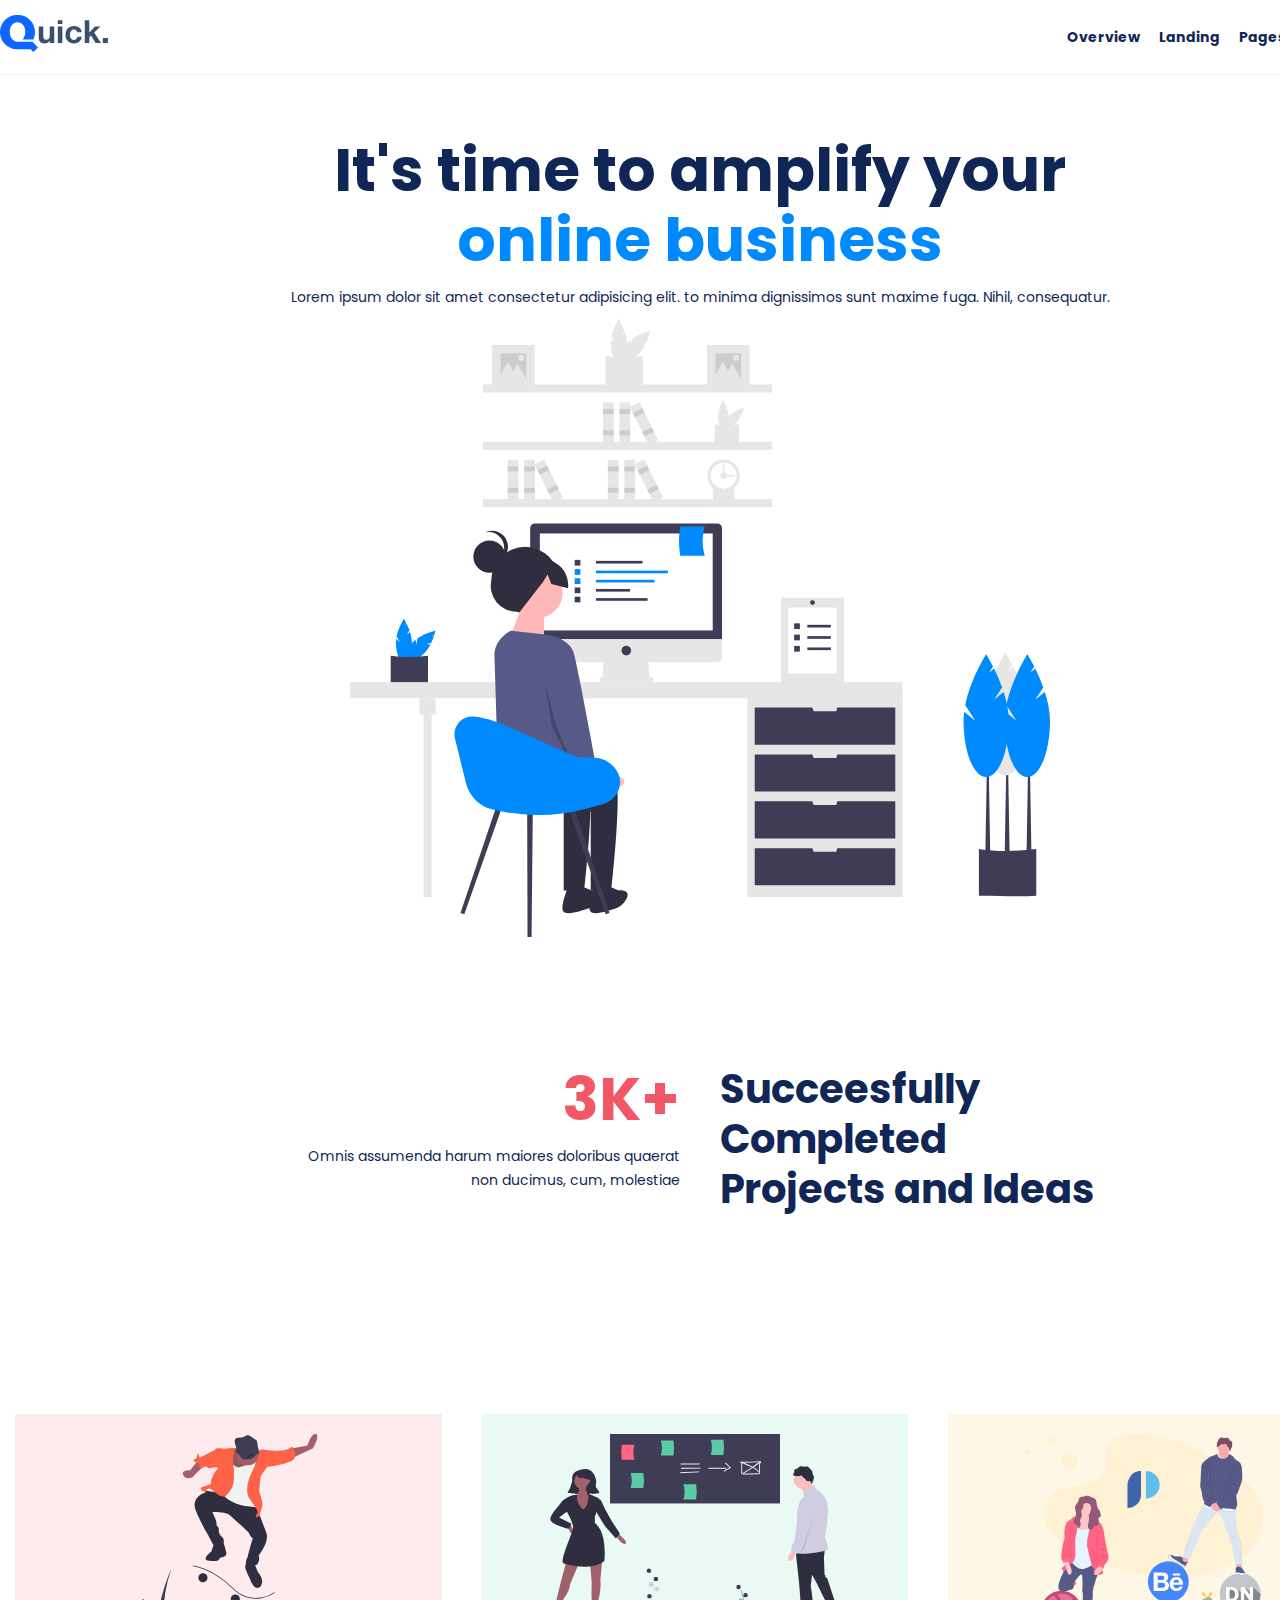
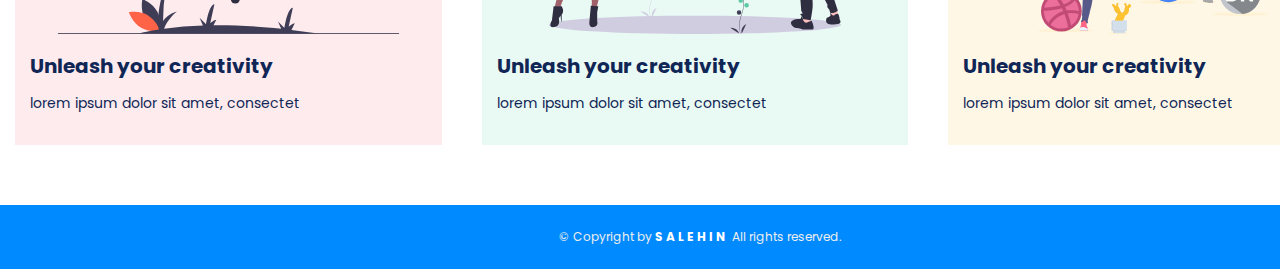
<file: index.html>
<!DOCTYPE html>
<html lang="en">
<head>
    <meta charset="UTF-8">
    <meta http-equiv="X-UA-Compatible" content="IE=edge">
    <meta name="viewport" content="width=device-width, initial-scale=1.0">
    <title>Quick</title>
    <link rel="stylesheet" href="CSS/style.css">
    <link href="https://fonts.googleapis.com/css2?family=Poppins:wght@200;300;400;700;900&display=swap" rel="stylesheet">
</head>
<body>
  <header class="header">
<div class="container">
    <div class="row">
        <div class="col-6">
            <a href="index.html">
                <img src="IMG/logo.svg"> 
            </a>
        </div>
        <div class="col-6">
            <ul class ="menu"> 
                <li> 
                    <a href="overview.html"> Overview</a> 
                </li>
                <li> 
                    <a href="landing.html"> Landing</a> 
                </li>
                <li> 
                    <a href="pages.html"> Pages</a> 
                </li>
                <li> 
                    <a href="apps.html"> Apps</a>  
                </li>
                <li> 
                    <a href="docs.html"> Docs</a>   
                </li>
            
            </ul>
        </div>
    
    </div>
</div>
  </header>
    

<section class="online-section">
<div class="container">
    <div class="row">
        <div class="col-12">
            <h1> It's time to amplify your<br> <span>online business </span></h1>
            <p>Lorem ipsum dolor sit amet consectetur adipisicing elit. to minima dignissimos sunt maxime fuga. Nihil, consequatur.</p>
        <img src="IMG/illustration-1.svg" alt="" width="700px">
        </div>
    </div>
</div>

</section>

<section class="success-section"> 
<div class="container">
    <div class="row">
        <div class="col-6">
            <h1 class="title">3K+</h1>
            <p class="description">Omnis assumenda harum maiores doloribus quaerat <br>non ducimus, cum, molestiae</p>
        </div>
        <div class="col-6">
            <h1 class="right-title">Succeesfully <br> Completed <br> Projects and Ideas</h1>
        </div>
    </div>
</div>

</section>

<section class="feature-section">
<div class="container">
    <div class="row">
        <div class="col-4">
            <div class="inner-feature left">
                <img src="IMG/illustration-5.svg" alt="">
                <h5>Unleash your creativity</h5>
                <p>lorem ipsum dolor sit amet, consectet</p>
            </div>
        </div>
        <div class="col-4">
            <div class="inner-feature middle">
                <img src="IMG/illustration-6.svg" alt="">
                <h5>Unleash your creativity</h5>
                <p>lorem ipsum dolor sit amet, consectet</p>
            </div>
        </div>  <div class="col-4">
            <div class="inner-feature right">
                <img src="IMG/illustration-7.svg" alt="">
                <h5>Unleash your creativity</h5>
                <p>lorem ipsum dolor sit amet, consectet</p>
            </div>
        </div>
    </div>
</div>
</section>

<footer class="footer-section">
    <div class="container">
        <div class="row">
            <div class="col-12">
                <p>&copy; Copyright by <a href="#">Salehin</a> All rights reserved.</p>
            </div>
        </div>
    </div>
</footer>


</body>
</html>
</file>
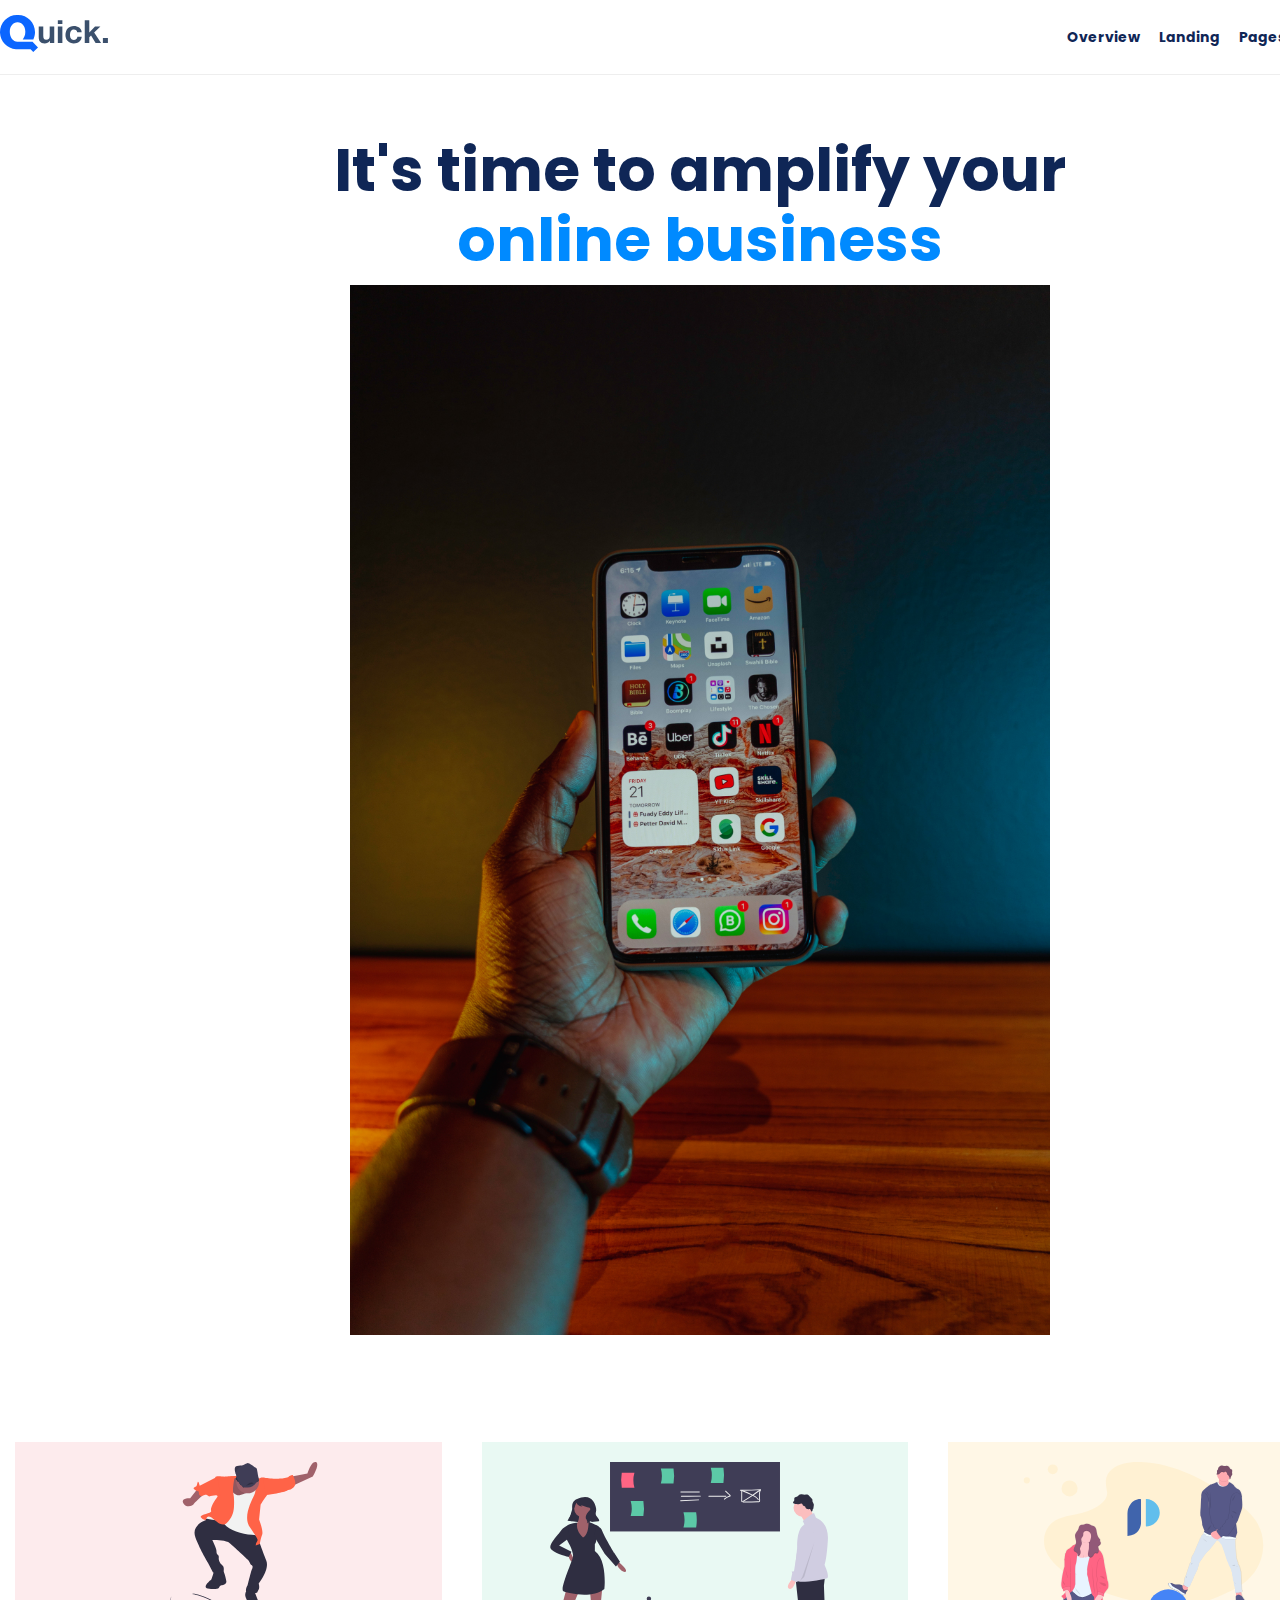
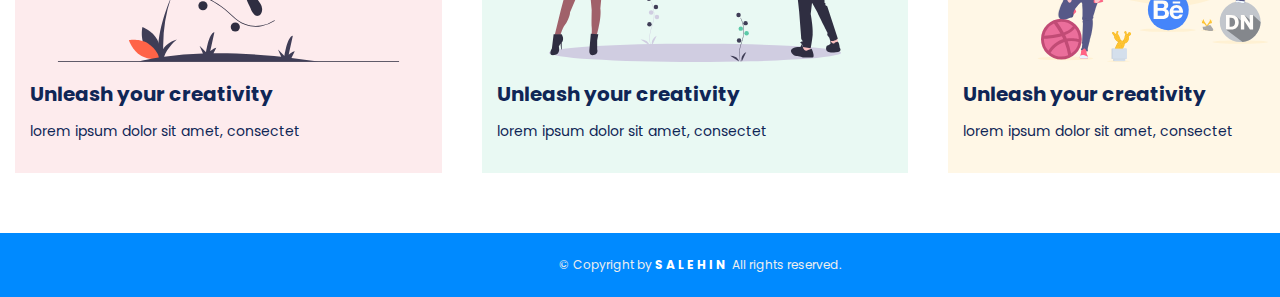
<file: apps.html>
<!DOCTYPE html>
<html lang="en">
<head>
    <meta charset="UTF-8">
    <meta http-equiv="X-UA-Compatible" content="IE=edge">
    <meta name="viewport" content="width=device-width, initial-scale=1.0">
    <title>Quick</title>
    <link rel="stylesheet" href="CSS/style.css">
    <link href="https://fonts.googleapis.com/css2?family=Poppins:wght@200;300;400;700;900&display=swap" rel="stylesheet">
</head>
<body>
  <header class="header">
<div class="container">
    <div class="row">
        <div class="col-6">
            <a href="index.html">
                <img src="IMG/logo.svg"> 
            </a>
        </div>
        <div class="col-6">
            <ul class ="menu"> 
                <li> 
                    <a href="overview.html"> Overview</a> 
                </li>
                <li> 
                    <a href="landing.html"> Landing</a> 
                </li>
                <li> 
                    <a href="pages.html"> Pages</a> 
                </li>
                <li> 
                    <a href="apps.html"> Apps</a>  
                </li>
                <li> 
                    <a href="docs.html"> Docs</a>    
                </li>
            
            </ul>
        </div>
    
    </div>
</div>
  </header>
    

<section class="online-section">
<div class="container">
    <div class="row">
        <div class="col-12">
            <h1> It's time to amplify your<br> <span>online business </span></h1>
            
        <img src="IMG/apps.jpg" alt="" width="700px">
        </div>
    </div>
</div>

</section>

<!-- <section class="success-section"> 
<div class="container">
    <div class="row">
        <div class="col-6">
            <h1 class="title">3K+</h1>
            <p class="description">Omnis assumenda harum maiores doloribus quaerat <br>non ducimus, cum, molestiae</p>
        </div>
        <div class="col-6">
            <h1 class="right-title">Succeesfully <br> Completed <br> Projects and Ideas</h1>
        </div>
    </div>
</div>

</section> -->

<section class="feature-section">
<div class="container">
    <div class="row">
        <div class="col-4">
            <div class="inner-feature left">
                <img src="IMG/illustration-5.svg" alt="">
                <h5>Unleash your creativity</h5>
                <p>lorem ipsum dolor sit amet, consectet</p>
            </div>
        </div>
        <div class="col-4">
            <div class="inner-feature middle">
                <img src="IMG/illustration-6.svg" alt="">
                <h5>Unleash your creativity</h5>
                <p>lorem ipsum dolor sit amet, consectet</p>
            </div>
        </div>  <div class="col-4">
            <div class="inner-feature right">
                <img src="IMG/illustration-7.svg" alt="">
                <h5>Unleash your creativity</h5>
                <p>lorem ipsum dolor sit amet, consectet</p>
            </div>
        </div>
    </div>
</div>
</section>

<footer class="footer-section">
    <div class="container">
        <div class="row">
            <div class="col-12">
                <p>&copy; Copyright by <a href="#">Salehin</a> All rights reserved.</p>
            </div>
        </div>
    </div>
</footer>


</body>
</html>
</file>
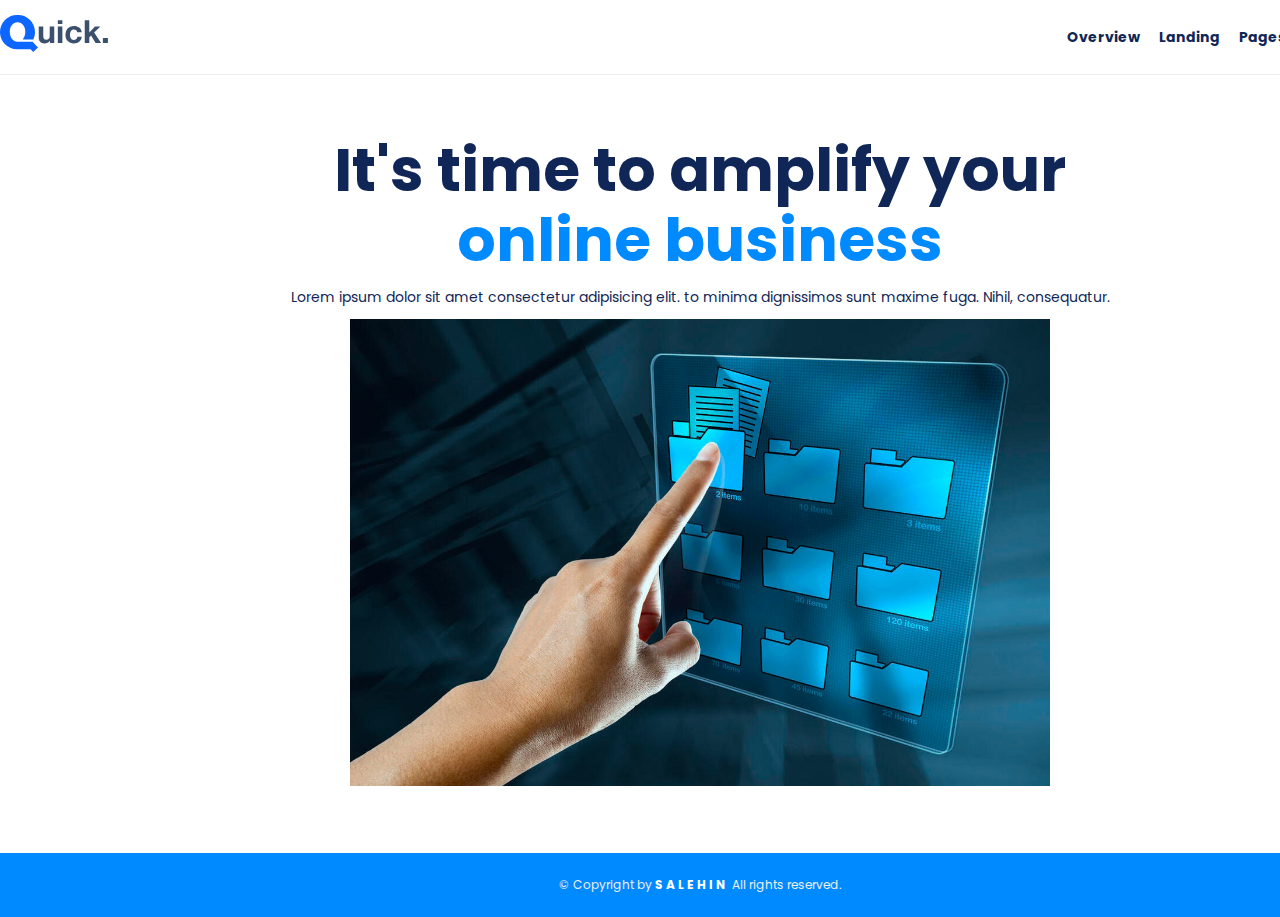
<file: docs.html>
<!DOCTYPE html>
<html lang="en">
<head>
    <meta charset="UTF-8">
    <meta http-equiv="X-UA-Compatible" content="IE=edge">
    <meta name="viewport" content="width=device-width, initial-scale=1.0">
    <title>Quick</title>
    <link rel="stylesheet" href="CSS/style.css">
    <link href="https://fonts.googleapis.com/css2?family=Poppins:wght@200;300;400;700;900&display=swap" rel="stylesheet">
</head>
<body>
  <header class="header">
<div class="container">
    <div class="row">
        <div class="col-6">
            <a href="index.html">
                <img src="IMG/logo.svg"> 
            </a>
        </div>
        <div class="col-6">
            <ul class ="menu"> 
                <li> 
                    <a href="overview.html"> Overview</a> 
                </li>
                <li> 
                    <a href="landing.html"> Landing</a> 
                </li>
                <li> 
                    <a href="pages.html"> Pages</a> 
                </li>
                <li> 
                    <a href="apps.html"> Apps</a>  
                </li>
                <li> 
                    <a href="docs.html"> Docs</a>   
                </li>
            
            </ul>
        </div>
    
    </div>
</div>
  </header>
    

<section class="online-section">
<div class="container">
    <div class="row">
        <div class="col-12">
            <h1> It's time to amplify your<br> <span>online business </span></h1>
            <p>Lorem ipsum dolor sit amet consectetur adipisicing elit. to minima dignissimos sunt maxime fuga. Nihil, consequatur.</p>
        <img src="IMG/docs.jpg" alt="" width="700px">
        </div>
    </div>
</div>

</section>

<!-- <section class="success-section"> 
<div class="container">
    <div class="row">
        <div class="col-6">
            <h1 class="title">3K+</h1>
            <p class="description">Omnis assumenda harum maiores doloribus quaerat <br>non ducimus, cum, molestiae</p>
        </div>
        <div class="col-6">
            <h1 class="right-title">Succeesfully <br> Completed <br> Projects and Ideas</h1>
        </div>
    </div>
</div>

</section> -->

<!-- <section class="feature-section">
<div class="container">
    <div class="row">
        <div class="col-4">
            <div class="inner-feature left">
                <img src="IMG/illustration-5.svg" alt="">
                <h5>Unleash your creativity</h5>
                <p>lorem ipsum dolor sit amet, consectet</p>
            </div>
        </div>
        <div class="col-4">
            <div class="inner-feature middle">
                <img src="IMG/illustration-6.svg" alt="">
                <h5>Unleash your creativity</h5>
                <p>lorem ipsum dolor sit amet, consectet</p>
            </div>
        </div>  <div class="col-4">
            <div class="inner-feature right">
                <img src="IMG/illustration-7.svg" alt="">
                <h5>Unleash your creativity</h5>
                <p>lorem ipsum dolor sit amet, consectet</p>
            </div>
        </div>
    </div>
</div>
</section> -->

<footer class="footer-section">
    <div class="container">
        <div class="row">
            <div class="col-12">
                <p>&copy; Copyright by <a href="#">Salehin</a> All rights reserved.</p>
            </div>
        </div>
    </div>
</footer>


</body>
</html>
</file>
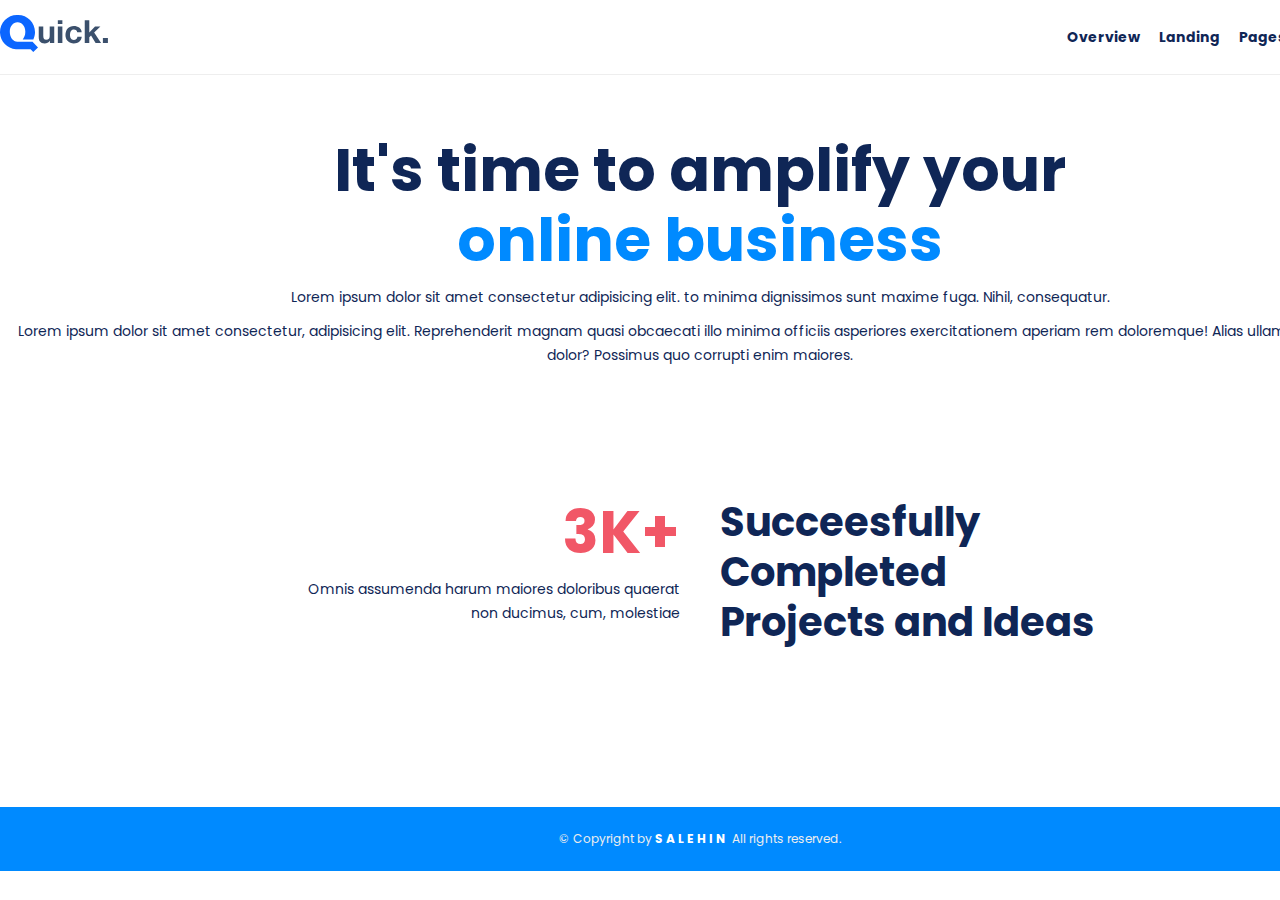
<file: landing.html>
<!DOCTYPE html>
<html lang="en">
<head>
    <meta charset="UTF-8">
    <meta http-equiv="X-UA-Compatible" content="IE=edge">
    <meta name="viewport" content="width=device-width, initial-scale=1.0">
    <title>Quick | Landing</title>
    <link rel="stylesheet" href="CSS/style.css">
    <link href="https://fonts.googleapis.com/css2?family=Poppins:wght@200;300;400;700;900&display=swap" rel="stylesheet">
</head>
<body>
  <header class="header">
<div class="container">
    <div class="row">
        <div class="col-6">
            <a href="index.html">
                <img src="IMG/logo.svg"> 
            </a>
        </div>
        <div class="col-6">
            <ul class ="menu"> 
                <li> 
                    <a href="overview.html"> Overview</a> 
                </li>
                <li> 
                    <a href="landing.html"> Landing</a> 
                </li>
                <li> 
                    <a href="pages.html"> Pages</a> 
                </li>
                <li> 
                    <a href="apps.html"> Apps</a> 
                </li>
                <li> 
                    <a href="docs.html"> Docs</a>    
                </li>
            
            </ul>
        </div>
    
    </div>
</div>
  </header>
    

<section class="online-section">
<div class="container">
    <div class="row">
        <div class="col-12">
            <h1> It's time to amplify your<br> <span>online business </span></h1>
            <p>Lorem ipsum dolor sit amet consectetur adipisicing elit. to minima dignissimos sunt maxime fuga. Nihil, consequatur.</p>
            <p>Lorem ipsum dolor sit amet consectetur, adipisicing elit. Reprehenderit magnam quasi obcaecati illo minima officiis asperiores exercitationem aperiam rem doloremque! Alias ullam corrupti fugit dolor? Possimus quo corrupti enim maiores.</p>
        </div>
    </div>
</div>

</section>

<section class="success-section"> 
<div class="container">
    <div class="row">
        <div class="col-6">
            <h1 class="title">3K+</h1>
            <p class="description">Omnis assumenda harum maiores doloribus quaerat <br>non ducimus, cum, molestiae</p>
        </div>
        <div class="col-6">
            <h1 class="right-title">Succeesfully <br> Completed <br> Projects and Ideas</h1>
        </div>
    </div>
</div>

</section>


<footer class="footer-section">
    <div class="container">
        <div class="row">
            <div class="col-12">
                <p>&copy; Copyright by <a href="#">Salehin</a> All rights reserved.</p>
            </div>
        </div>
    </div>
</footer>


</body>
</html>
</file>
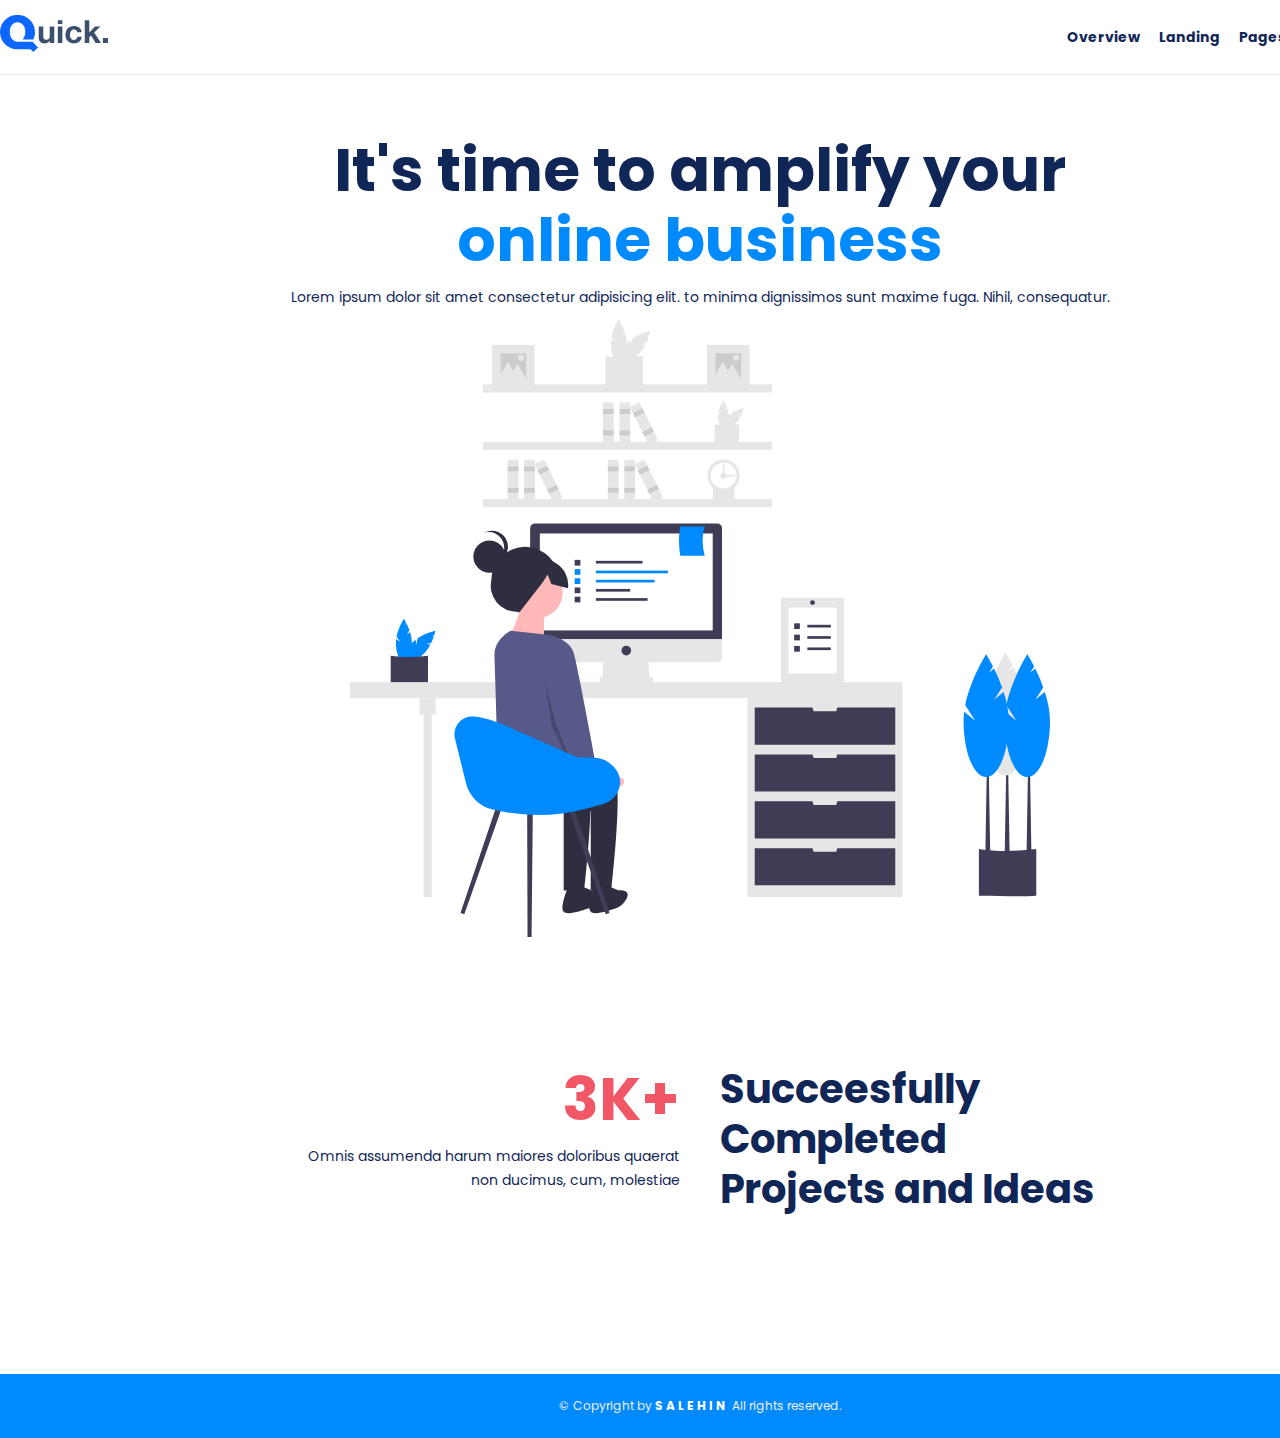
<file: overview.html>
<!DOCTYPE html>
<html lang="en">
<head>
    <meta charset="UTF-8">
    <meta http-equiv="X-UA-Compatible" content="IE=edge">
    <meta name="viewport" content="width=device-width, initial-scale=1.0">
    <title>Quick</title>
    <link rel="stylesheet" href="CSS/style.css">
    <link href="https://fonts.googleapis.com/css2?family=Poppins:wght@200;300;400;700;900&display=swap" rel="stylesheet">
</head>
<body>
  <header class="header">
<div class="container">
    <div class="row">
        <div class="col-6">
            <a href="index.html">
                <img src="IMG/logo.svg"> 
            </a>
        </div>
        <div class="col-6">
            <ul class ="menu"> 
                <li> 
                    <a href="overview.html"> Overview</a> 
                </li>
                <li> 
                    <a href="landing.html"> Landing</a> 
                </li>
                <li> 
                    <a href="pages.html"> Pages</a> 
                </li>
                <li> 
                    <a href="apps.html"> Apps</a>  
                </li>
                <li> 
                    <a href="docs.html"> Docs</a>   
                </li>
            
            </ul>
        </div>
    
    </div>
</div>
  </header>
    

<section class="online-section">
<div class="container">
    <div class="row">
        <div class="col-12">
            <h1> It's time to amplify your<br> <span>online business </span></h1>
            <p>Lorem ipsum dolor sit amet consectetur adipisicing elit. to minima dignissimos sunt maxime fuga. Nihil, consequatur.</p>
        <img src="IMG/illustration-1.svg" alt="" width="700px">
        </div>
    </div>
</div>

</section>

<section class="success-section"> 
<div class="container">
    <div class="row">
        <div class="col-6">
            <h1 class="title">3K+</h1>
            <p class="description">Omnis assumenda harum maiores doloribus quaerat <br>non ducimus, cum, molestiae</p>
        </div>
        <div class="col-6">
            <h1 class="right-title">Succeesfully <br> Completed <br> Projects and Ideas</h1>
        </div>
    </div>
</div>

</section>

<!-- <section class="feature-section">
<div class="container">
    <div class="row">
        <div class="col-4">
            <div class="inner-feature left">
                <img src="IMG/illustration-5.svg" alt="">
                <h5>Unleash your creativity</h5>
                <p>lorem ipsum dolor sit amet, consectet</p>
            </div>
        </div>
        <div class="col-4">
            <div class="inner-feature middle">
                <img src="IMG/illustration-6.svg" alt="">
                <h5>Unleash your creativity</h5>
                <p>lorem ipsum dolor sit amet, consectet</p>
            </div>
        </div>  <div class="col-4">
            <div class="inner-feature right">
                <img src="IMG/illustration-7.svg" alt="">
                <h5>Unleash your creativity</h5>
                <p>lorem ipsum dolor sit amet, consectet</p>
            </div>
        </div>
    </div>
</div>
</section> -->

<footer class="footer-section">
    <div class="container">
        <div class="row">
            <div class="col-12">
                <p>&copy; Copyright by <a href="#">Salehin</a> All rights reserved.</p>
            </div>
        </div>
    </div>
</footer>


</body>
</html>
</file>
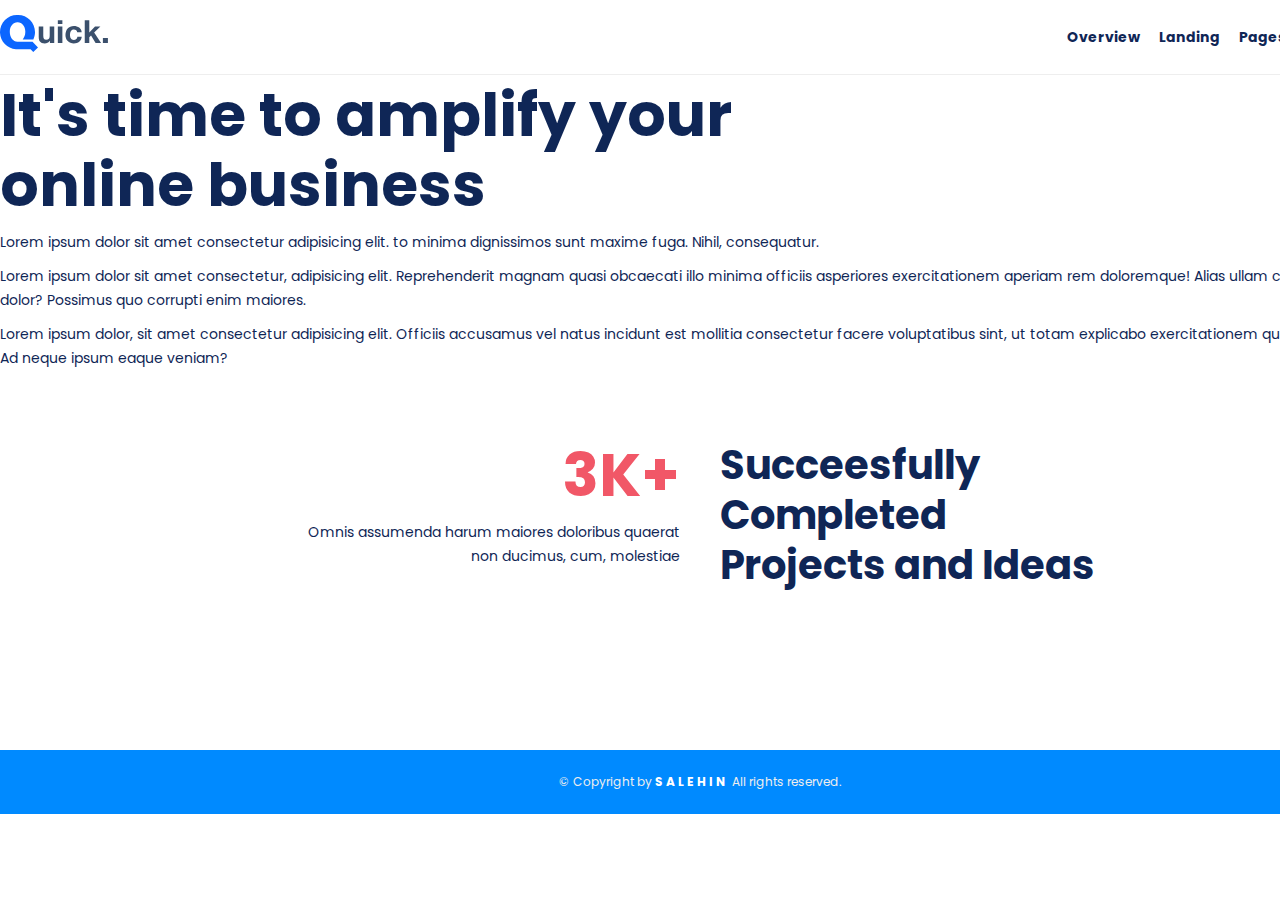
<file: pages.html>
<!DOCTYPE html>
<html lang="en">
<head>
    <meta charset="UTF-8">
    <meta http-equiv="X-UA-Compatible" content="IE=edge">
    <meta name="viewport" content="width=device-width, initial-scale=1.0">
    <title>Quick | Landing</title>
    <link rel="stylesheet" href="CSS/style.css">
    <link href="https://fonts.googleapis.com/css2?family=Poppins:wght@200;300;400;700;900&display=swap" rel="stylesheet">
</head>
<body>
  <header class="header">
<div class="container">
    <div class="row">
        <div class="col-6">
            <a href="index.html">
                <img src="IMG/logo.svg"> 
            </a>
        </div>
        <div class="col-6">
            <ul class ="menu"> 
                <li> 
                    <a href="overview.html"> Overview</a> 
                </li>
                <li> 
                    <a href="landing.html"> Landing</a> 
                </li>
                <li> 
                    <a href="pages.html"> Pages</a> 
                </li>
                <li> 
                    <a href="apps.html"> Apps</a>  
                </li>
                <li> 
                    <a href="docs.html"> Docs</a>    
                </li>
            
            </ul>
        </div>
    
    </div>
</div>
  </header>
    

<section class="page-section">
<div class="container">
    <div class="row">
        <div class="col-12">
            <h1> It's time to amplify your<br> <span>online business </span></h1>
            <p>Lorem ipsum dolor sit amet consectetur adipisicing elit. to minima dignissimos sunt maxime fuga. Nihil, consequatur.</p>
            <p>Lorem ipsum dolor sit amet consectetur, adipisicing elit. Reprehenderit magnam quasi obcaecati illo minima officiis asperiores exercitationem aperiam rem doloremque! Alias ullam corrupti fugit dolor? Possimus quo corrupti enim maiores.</p>
             <p>Lorem ipsum dolor, sit amet consectetur adipisicing elit. Officiis accusamus vel natus incidunt est mollitia consectetur facere voluptatibus sint, ut totam explicabo exercitationem quisquam minima? Ad neque ipsum eaque veniam?</p>
        </div>

    </div>
</div>

</section>

<section class="success-section"> 
<div class="container">
    <div class="row">
        <div class="col-6">
            <h1 class="title">3K+</h1>
            <p class="description">Omnis assumenda harum maiores doloribus quaerat <br>non ducimus, cum, molestiae</p>
        </div>
        <div class="col-6">
            <h1 class="right-title">Succeesfully <br> Completed <br> Projects and Ideas</h1>
        </div>
    </div>
</div>

</section>


<footer class="footer-section">
    <div class="container">
        <div class="row">
            <div class="col-12">
                <p>&copy; Copyright by <a href="#">Salehin</a> All rights reserved.</p>
            </div>
        </div>
    </div>
</footer>


</body>
</html>
</file>
<file: CSS/style.css>
*{
    margin: 0px;
    padding: 0px;

}
body{
    font-family: 'Poppins', sans-serif;
    font: size 14px;
    line-height: 24px;

}
h1,h2,h3,h4,h5,h6{
    font-family: 'Poppins', sans-serif;
}
a, a:hover{
    text-decoration: none;
}

/* global */
.container {
    width: 1400px;
    margin: 0px auto;
}
.row{
    width:100%;
    float: left;

}

.col-6{
    width: 50%;
    float: left;
}
.col-4{
    width: 33.33%;
    float: left;

}
.col-12{
    width: 100%;
    float: left;
}
/* global ends */

.header{
    width: 100%;
    padding: 15px 0px;
    border-bottom: 1px solid #eee;
    float: left;
}
.menu{
    float: left;
    width: 100%;
text-align: right;
}

.menu li{
    list-style-type:none;
    display: inline-block;
    margin-top: 10px;
}
.menu li a{
    font-size: 14px;
    font-weight: bold;
    margin: 0px 0px 0px 15px;
    text-transform: capitalize;
    color: #0F2656;
}
.menu li a:hover{
    color:#008AFF;
    transition: 1s;
}
.online-section{
    width: 100%;
    float: left;
    text-align: center;
    padding: 60px 0px;
}
.online-section h1{
    font-size:60px;
    line-height:70px;
    font-weight:700px;
    color: #0F2656;
    margin-bottom: 10px;
}
.online-section h1 span{
    color:#008AFF;
}
.online-section p {
    font-size:14px;
    line-height:24px;
    font-weight:400px;
    color: #0F2656;
    margin-bottom: 10px;

}
.success-section{
    width:100%;
    float:left;
    padding:60px 0px;

}
.success-section .title{
    font-size:60px;
    line-height:70px;
    text-align: right;
    font-weight:700px;
    color: #F15767;
    margin-bottom: 10px;
    padding-right: 20px;
}
.success-section .description{
    font-size:14px;
    line-height:24px;
    font-weight:400px;
    color: #0F2656;
    margin-bottom: 10px;
    text-align: right;
    padding-right: 20px;
}
.success-section .right-title{
    font-size:40px;
    line-height:50px;
    font-weight:700px;
    color: #0F2656;
    margin-bottom: 10px;
    padding-left: 20px;
    padding-bottom: 90px;
}
.feature-section{
    width: 100%;
    float: left;
    padding: 40px 0px 60px;
}
.inner-feature{
    width: 85%;
    margin:0px 15px;
    padding: 20px 15px;
    float: left;
    
}
 .left{
    background-color: #FDEBED;
}
 .middle{
    background-color:#E9F9F3;
    
}
 .right{
    background-color: #FFF7E6;
}

.inner-feature img{
    width: 100%;
    height: 200px;
    margin-bottom: 10px; 
}
.inner-feature h5{
    font-size:20px;
    line-height:30px;
    font-weight:700px;
    color: #0F2656;
    margin-bottom: 10px;
}
.inner-feature p{
    font-size:14px;
    line-height:24px;
    font-weight:400px;
    color: #0F2656;
    margin-bottom: 10px;
}
.footer-section{
width:100%;
float:left;
padding:20px 0px;
background-color: #008AFF;
text-align:center;
}
.footer-section p{
    font-size:12px;
    font-weight:400;
    color: #eee;
}
.footer-section p a{
    text-transform: uppercase;
    color: #fff;
    font-weight:700;
    letter-spacing:3px;
}
.page-section{
    width:100%;
    padding:80px 0px;
}
.page-section h1{
    font-size:60px;
    line-height:70px;
    font-weight:700px;
    color: #0F2656;
    margin-bottom: 10px;
}

.page-section p {
    font-size:14px;
    line-height:24px;
    font-weight:400px;
    color: #0F2656;
    margin-bottom: 10px;

}

/*
      screen resolution of MOBILES are 320px to 480px
 */
@media (min-width:320px)  and (max-width: 480px){

    .container {
        width: 100%;
        margin: 0px auto;
    }

    .online-section h1 {
        font-size: 20px;
        line-height: 30px;
        font-weight: 700px;
        color: #0F2656;
        margin-bottom: 10px;
    }
    .online-section p {
        font-size:11px;
        line-height:21px;
        font-weight:400px;
        color: #0F2656;
        margin-bottom: 10px;
    
    }

}

/* 
    screen resolution of MOBILES in LANDSCAPE mid are 481px to 767px  
   
*/
@media (min-width:481px)  and (max-width: 767px){

    .container {
        width: 80%;
        margin: 0px auto;
    }

}


/* 
    screen resolution of TABLETS in LANDSCAPE mid are 481px to 767px  
   
*/
@media (min-width:768px)  and (max-width: 1024px){

    .container {
        width: 80%;
        margin: 0px auto;
    }


}
</file>
